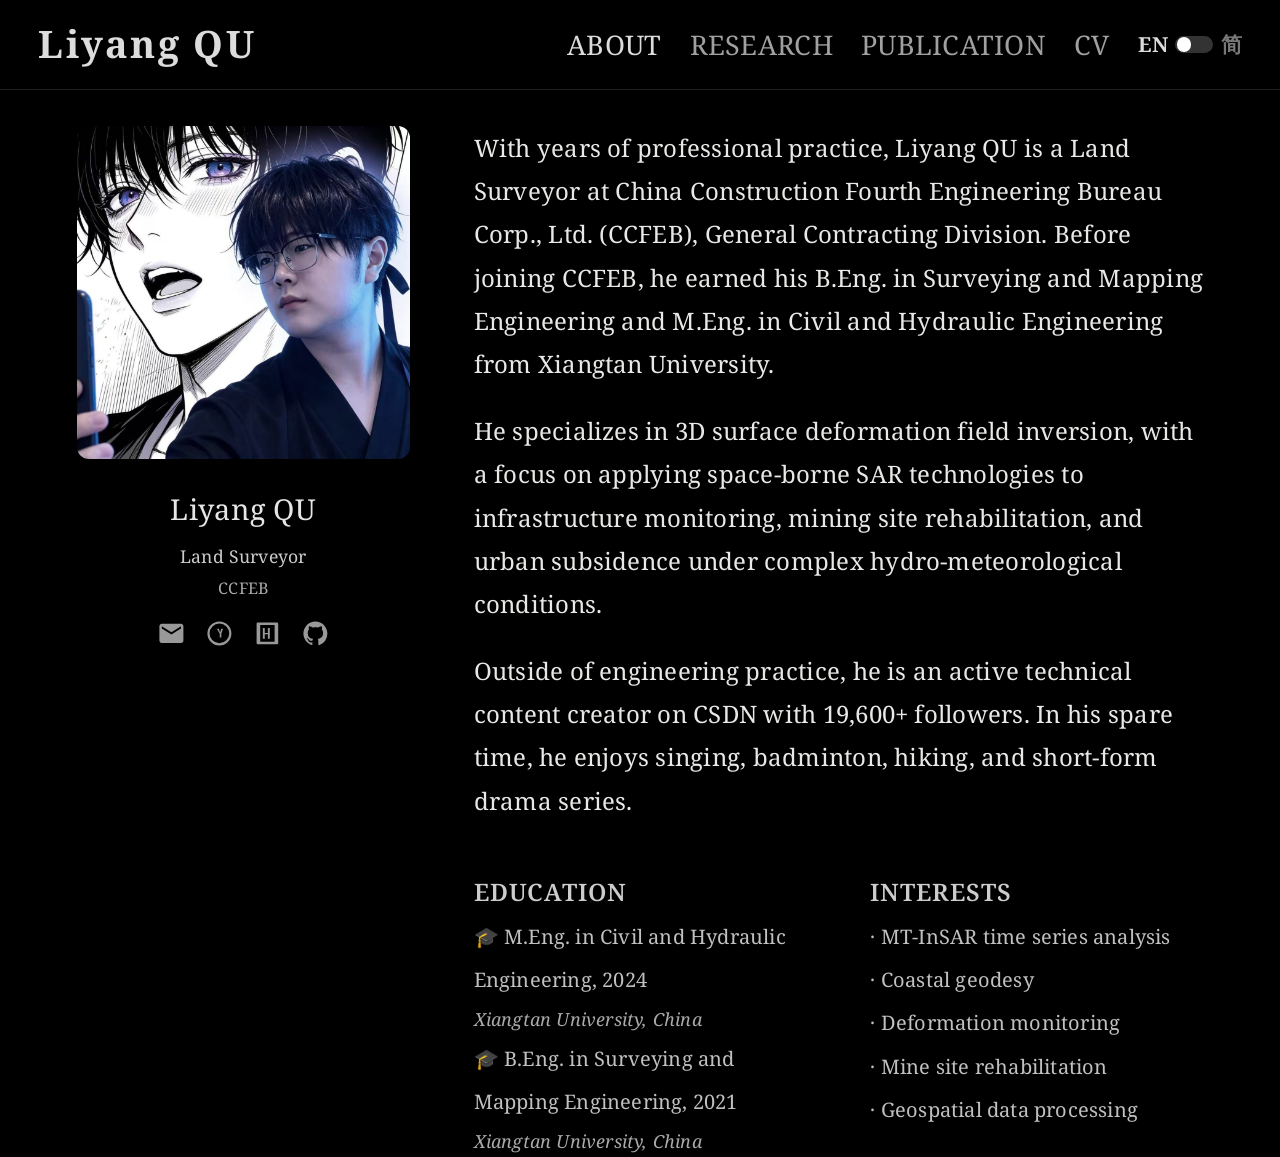
<file: about.html>
<!DOCTYPE html>
<html lang="zh-CN" data-lang="en">
<head>
  <meta charset="UTF-8" />
  <title>About – Liyang QU</title>
  <link rel="stylesheet" href="css/main.css" />
  <link rel="preconnect" href="https://fonts.googleapis.com">
  <link rel="preconnect" href="https://fonts.gstatic.com" crossorigin>
  <link href="https://fonts.googleapis.com/css2?family=Noto+Serif:ital,wght@0,400;0,700&family=Noto+Serif+SC:wght@400;500&display=swap" rel="stylesheet">
  <script defer src="js/lang.js"></script>
</head>
<body>

<header class="site-header">
  <a href="index.html" class="logo">Liyang QU</a>
  <nav class="site-nav">
    <a href="about.html" class="active"><span class="en-only">ABOUT</span><span class="zh-only">关于</span></a>
    <a href="research.html"><span class="en-only">RESEARCH</span><span class="zh-only">研究</span></a>
    <a href="publication.html"><span class="en-only">PUBLICATION</span><span class="zh-only">成果</span></a>
    <a href="cv.html"><span class="en-only">CV</span><span class="zh-only">简历</span></a>
    <div class="lang-switcher">
      <span class="lang en active">EN</span>
      <div class="slider"><div class="thumb"></div></div>
      <span class="lang zh">简</span>
    </div>
  </nav>
</header>

<main class="about-container">

  <!-- LEFT：图片 + 居中信息 -->
  <div class="about-left">
    <img src="images/personal-image.jpg" alt="Liyang QU" class="profile-img">

    <div class="about-info">
      <div class="info-name">
        <span class="en-only">Liyang QU</span>
        <span class="zh-only">Leo是真的六</span>
      </div>
      <div class="info-position">
        <span class="en-only">Land Surveyor</span>
        <span class="zh-only">测量工程师</span>
      </div>
      <div class="info-institution">
        <span class="en-only">CCFEB</span>
        <span class="zh-only">中国建筑第四工程局有限公司</span>
      </div>
    </div>

    <!-- 仅图标（无 CONTACT 文字） -->
    <div class="about-social-icons">
      <!-- Email -->
      <a href="mailto:liyang.qu.cn@gmail.com" aria-label="Email">
        <svg viewBox="0 0 24 24"><path fill="currentColor" d="M20 4H4c-1.1 0-2 .9-2 2v12c0 1.1.9 2 2 2h16c1.1 0 2-.9 2-2V6c0-1.1-.9-2-2-2zm0 4l-8 5-8-5V6l8 5 8-5v2z"/></svg>
      </a>
      <!-- ResearchGate -->
      <a href="https://www.researchgate.net/profile/Liyang-Qu" target="_blank" aria-label="ResearchGate">
        <svg viewBox="0 0 24 24"><path fill="currentColor" d="M12 2a10 10 0 100 20 10 10 0 000-20zm0 1.8a8.2 8.2 0 110 16.4A8.2 8.2 0 0112 3.8zm-2.1 4.3h1.6l1.1 3.2.9-3.2h1.5l-1.4 4.2v3.1h-1.3v-3.1L9.9 8.1z"/></svg>
      </a>
      <!-- CSDN -->
      <a href="https://blog.csdn.net/m0_47197145" target="_blank" aria-label="CSDN">
        <svg viewBox="0 0 24 24"><path fill="currentColor" d="M4 3h16a1 1 0 011 1v16a1 1 0 01-1 1H4a1 1 0 01-1-1V4a1 1 0 011-1zm2 2v14h12V5H6zm2.2 2.5h1.6v5.2h2.6V7.5h1.6v9h-1.6v-4.8H9.8V16.5H8.2v-9z"/></svg>
      </a>
      <!-- GitHub -->
      <a href="https://github.com/LiyangQu/" target="_blank" aria-label="GitHub">
        <svg viewBox="0 0 24 24"><path fill="currentColor" d="M12 2C6.48 2 2 6.58 2 12.13c0 4.47 2.86 8.26 6.84 9.59.5.09.68-.22.68-.49 0-.24-.01-.87-.01-1.71-2.78.62-3.37-1.41-3.37-1.41-.45-1.18-1.11-1.49-1.11-1.49-.91-.64.07-.63.07-.63 1 .07 1.53 1.06 1.53 1.06.89 1.57 2.34 1.12 2.91.85.09-.66.35-1.12.63-1.38-2.22-.26-4.56-1.14-4.56-5.07 0-1.12.39-2.03 1.03-2.75-.1-.26-.45-1.3.1-2.71 0 0 .84-.27 2.75 1.05A9.1 9.1 0 0112 6.8c.85 0 1.71.12 2.51.35 1.91-1.32 2.75-1.05 2.75-1.05.55 1.41.2 2.45.1 2.71.64.72 1.03 1.63 1.03 2.75 0 3.94-2.34 4.8-4.57 5.06.36.32.68.94.68 1.9 0 1.37-.01 2.47-.01 2.81 0 .27.18.58.69.48A10.02 10.02 0 0022 12.13C22 6.58 17.52 2 12 2z"/></svg>
      </a>
    </div>
  </div>

  <!-- RIGHT：正文 + 教育 + 兴趣 -->
  <div class="about-right">
    <!-- Bio -->
    <div class="en-only">
      <p>
        With years of professional practice, Liyang QU is a Land Surveyor at China Construction Fourth Engineering Bureau Corp., Ltd. (CCFEB), General Contracting Division. Before joining CCFEB,
        he earned his B.Eng. in Surveying and Mapping Engineering and M.Eng. in Civil
        and Hydraulic Engineering from Xiangtan University.
      </p>
      <p>
        He specializes in 3D surface deformation field inversion, with a focus on applying
        space-borne SAR technologies to infrastructure monitoring, mining site rehabilitation,
        and urban subsidence under complex hydro-meteorological conditions.
      </p>
      <p>
        Outside of engineering practice, he is an active technical content creator on CSDN
        with 19,600+ followers. In his spare time, he enjoys singing, badminton, hiking,
        and short-form drama series.
      </p>
    </div>

    <div class="zh-only">
      <p>
        Leo是真的六目前就职于中国建筑第四工程局有限公司，担任测量工程师。加入中建四局前，
        他先后于湘潭大学获得测绘工程学士学位与土木水利硕士学位。
      </p>
      <p>
        他长期专注于地表三维形变场反演研究，致力于将星载 SAR 技术应用于基础设施
        全生命周期形变监测、历史遗留矿区修复评估及复杂水气环境下城市地表沉降监测。
      </p>
      <p>
        工作之余，他在 CSDN 持续分享地理空间数据处理实战经验，拥有 19,600+
        技术粉丝。闲暇时，他喜欢唱歌、打羽毛球、户外徒步，以及在繁忙的工程节奏中
        寻找一部好短剧带来的松弛感。
      </p>
    </div>

    <!-- EDUCATION & INTERESTS -->
    <div class="edu-intro-wrapper">
      <!-- EDUCATION -->
      <div class="edu-block">
        <h2 class="en-only">EDUCATION</h2>
        <h2 class="zh-only">教育经历</h2>
        <ul>
          <li class="en-only">
            🎓 M.Eng. in Civil and Hydraulic Engineering, 2024<br>
            <span class="school">Xiangtan University, China</span>
          </li>
          <li class="en-only">
            🎓 B.Eng. in Surveying and Mapping Engineering, 2021<br>
            <span class="school">Xiangtan University, China</span>
          </li>
          <li class="zh-only">
            土木水利硕士，2024<br>
            <span class="school">湘潭大学，中国</span>
          </li>
          <li class="zh-only">
            测绘工程学士，2021<br>
            <span class="school">湘潭大学，中国</span>
          </li>
        </ul>
      </div>

      <!-- INTERESTS -->
      <div class="edu-block">
        <h2 class="en-only">INTERESTS</h2>
        <h2 class="zh-only">科研兴趣</h2>
        <ul>
          <li class="en-only">· MT-InSAR time series analysis<br></li>
          <li class="en-only">· Coastal geodesy<br></li>
          <li class="en-only">· Deformation monitoring<br></li>
          <li class="en-only">· Mine site rehabilitation<br></li>
          <li class="en-only">· Geospatial data processing<br></li>

          <li class="zh-only">· 时序InSAR分析<br></li>
          <li class="zh-only">· 海岸大地测量<br></li>
          <li class="zh-only">· 形变监测<br></li>
          <li class="zh-only">· 矿区修复<br></li>
          <li class="zh-only">· 地理信息数据处理<br></li>
        </ul>
      </div>
    </div>

  </div>
</main>

</body>
</html>
</file>
<file: css/main.css>
/* =====================================
   MAIN STYLESHEET
   按顺序加载，不要乱序
===================================== */
@import url("base.css");
@import url("layout.css");
@import url("components.css");

/* Page-specific styles */
@import url("pages/about.css");
@import url("pages/cv.css");
@import url("pages/publication.css");
@import url("pages/research.css");
</file>
